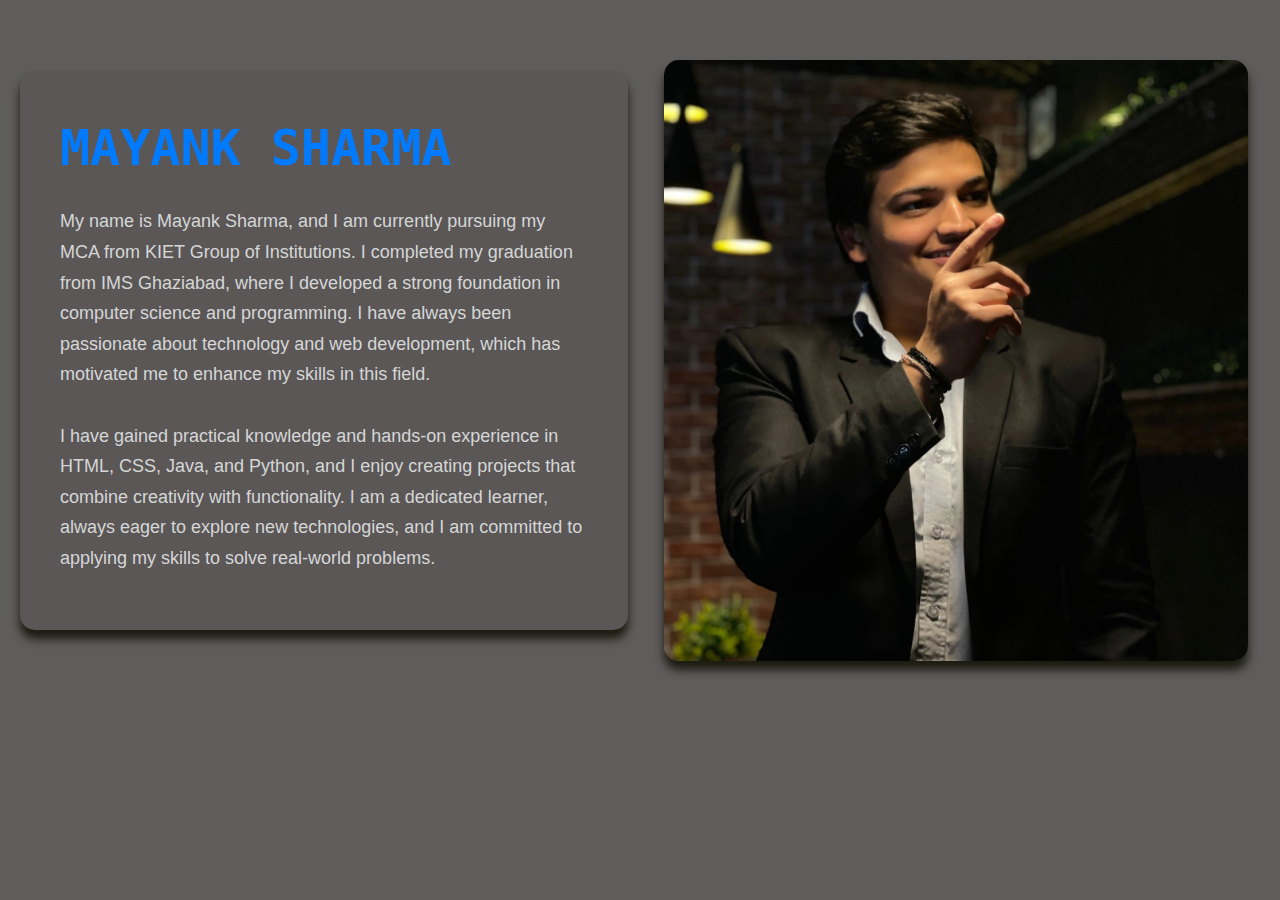
<file: templates/about.html>
<!DOCTYPE html>
<html lang="en">
<head>
    <meta charset="UTF-8">
    <meta name="viewport" content="width=device-width, initial-scale=1.0">
    <title>Mayank Sharma Introduction</title>
    <link href="https://cdn.jsdelivr.net/npm/bootstrap@5.0.2/dist/css/bootstrap.min.css" rel="stylesheet">
    <style>
        body {
            background-color: #5f5c5c;
            color: #000000;
            font-family: 'Segoe UI', Tahoma, Geneva, Verdana, sans-serif;
        }

        section {
            padding: 60px 20px;
        }

        .container-fluid {
            background-color: #5b5757;
            padding: 40px;
            border-radius: 15px;
            box-shadow: 0px 9px 10px rgba(27, 27, 16, 1.15);
            margin-bottom: 20px;
        }

        .container-fluid span {
            font-size: 50px;
            font-family: monospace;
            font-weight: 700;
            color: #007bff;
        }

        .container-fluid p {
            font-size: 18px;
            line-height: 1.7;
            margin-top: 20px;
            color: #d5d6d6;
        }

        .container img {
            max-width: 100%;
            border-radius: 15px;
            box-shadow: 0px 9px 10px rgba(27, 27, 16, 1.15);
        }

        @media (max-width: 768px) {
            .container-fluid span {
                font-size: 36px;
            }

            .container-fluid p {
                font-size: 16px;
            }

            section {
                padding: 40px 10px;
            }
        }
    </style>
</head>
<body>
    <section>
        <div class="row align-items-center">
            <div class="col-md-6">
                <div class="container-fluid">
                    <span>
                        MAYANK SHARMA
                    </span>
                    <p>
                        My name is Mayank Sharma, and I am currently pursuing my MCA from KIET Group of Institutions. I completed my graduation from IMS Ghaziabad, where I developed a strong foundation in computer science and programming. I have always been passionate about technology and web development, which has motivated me to enhance my skills in this field.
                        <br><br>
                        I have gained practical knowledge and hands-on experience in HTML, CSS, Java, and Python, and I enjoy creating projects that combine creativity with functionality. I am a dedicated learner, always eager to explore new technologies, and I am committed to applying my skills to solve real-world problems.
                    </p>
                </div>
            </div>
            <div class="col-md-6 text-center">
                <div class="container">
                    <img src="/static/images/mayank.jpg" alt="Mayank Sharma">
                </div>
            </div>
        </div>
    </section>
    <script src="https://cdn.jsdelivr.net/npm/bootstrap@5.0.2/dist/js/bootstrap.bundle.min.js"></script>
</body>
</html>
</file>
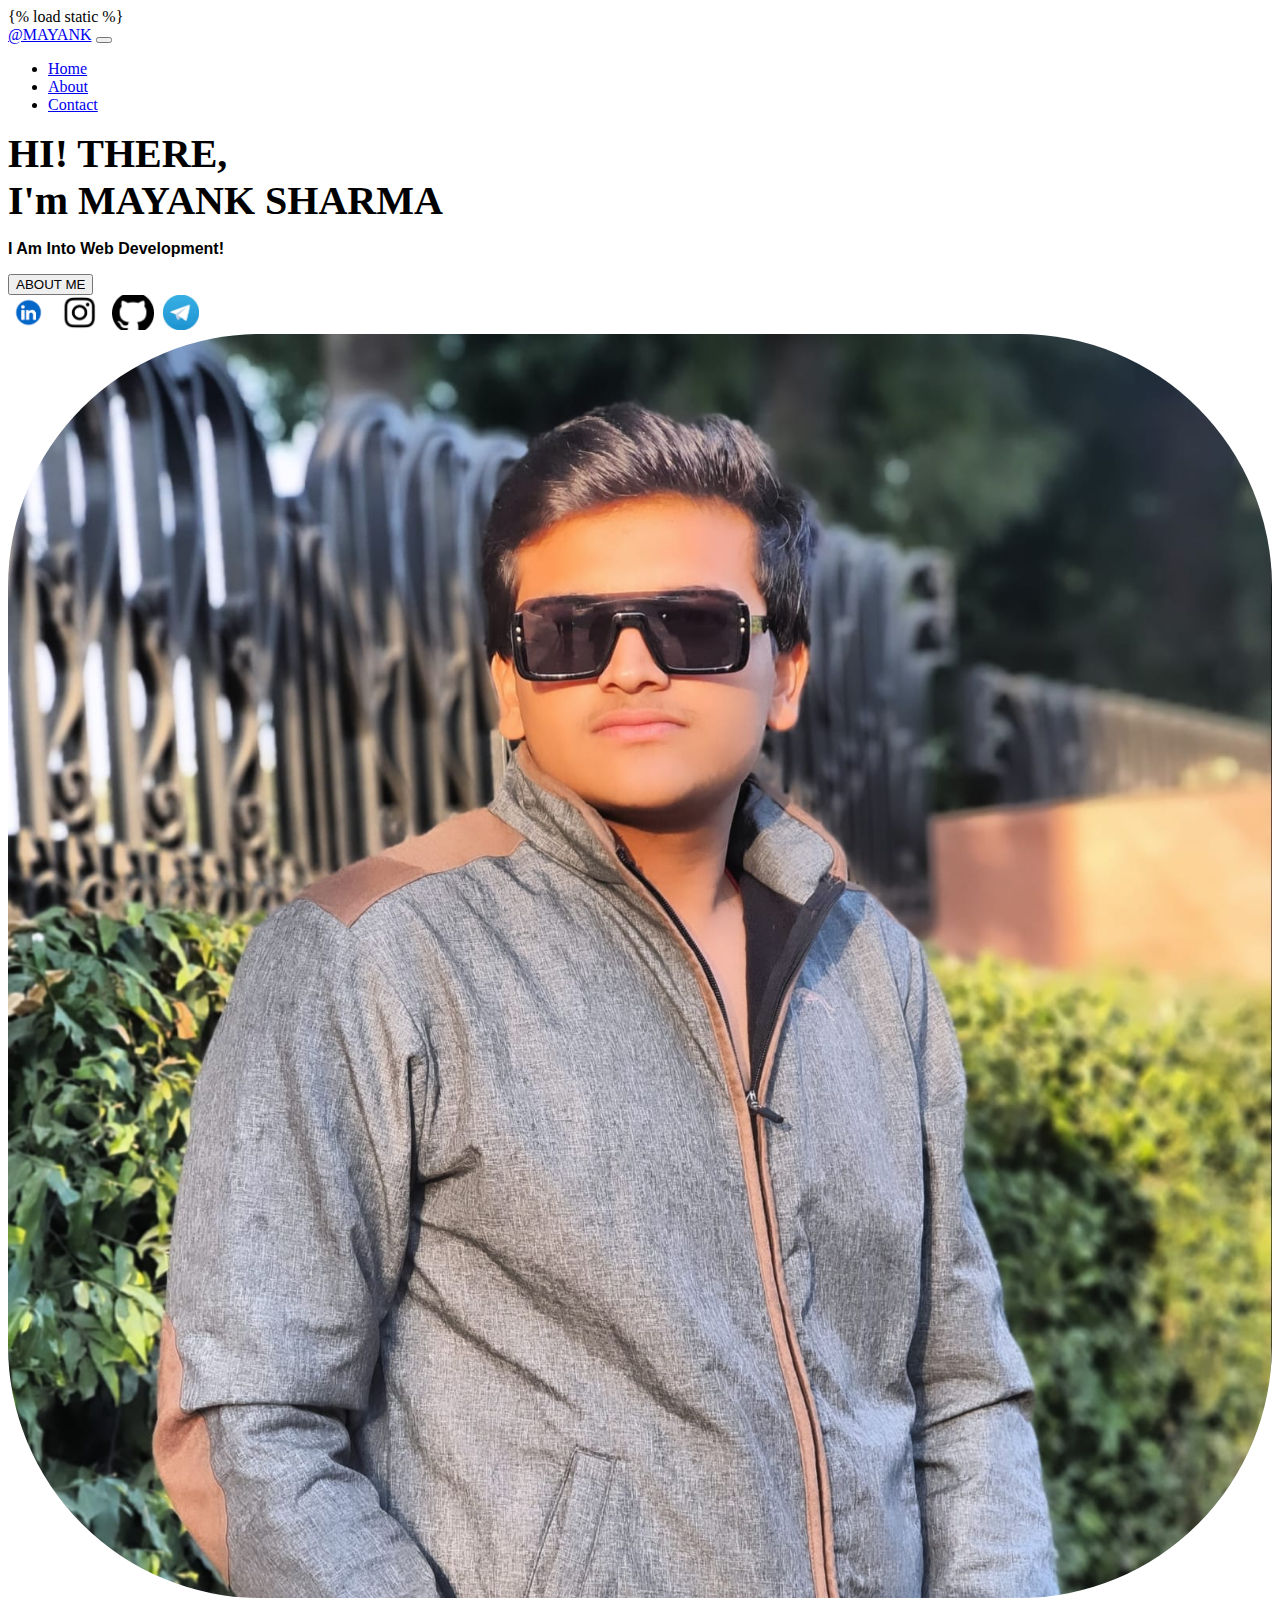
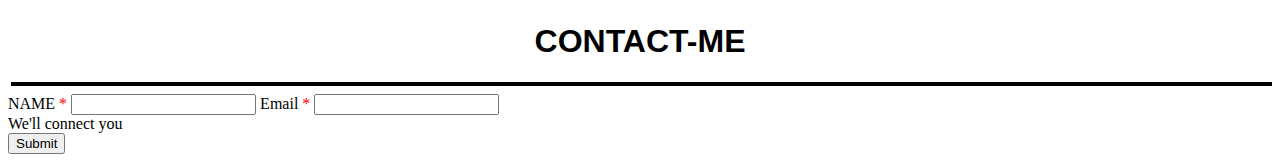
<file: templates/intro.html>
<!DOCTYPE html>
<html lang="en">
{% load static %}
<head>
  <meta charset="UTF-8">
  <meta name="viewport" content="width=device-width, initial-scale=1.0">
  <title>
    
    MY PORTFOLIO</title>
    <link rel="icon" type="image/x-icon" href="/static/images/image4.jpg">
        <link href="https://cdn.jsdelivr.net/npm/bootstrap@5.1.3/dist/css/bootstrap.min.css" rel="stylesheet" integrity="sha384-1BmE4kWBq78iYhFldvKuhfTAU6auU8tT94WrHftjDbrCEXSU1oBoqyl2QvZ6jIW3" crossorigin="anonymous">
  <style>
    body {
      font-family: cursive;
    }
    .intro-text {
      font-weight: bold;
      font-size: 2.5rem;
    }
    .intro-subtext {
      font-weight: bold;
      font-family: 'Franklin Gothic Medium', 'Arial Narrow', Arial, sans-serif;
    }
    .profile-img {
      max-width: 100%;
      height: auto;
      border-radius: 20%;
    }
    .social-icons img {
      height: 35px;
      margin-right: 5px;
    }
    
    @media (max-width: 768px) {
      .intro-text {
        font-size: 1.8rem;
        text-align: center;
      }
      .intro-subtext {
        text-align: center;
      }
      .btn-about {
        display: block;
        margin: 0 auto;
      }
      .social-icons {
        text-align: center;
      }
    }
  </style>
</head>
<body>
  <!-- Navbar -->
  <nav class="navbar navbar-expand-lg navbar-light bg-light fw-bold">
    <div class="container-fluid">
      <a class="navbar-brand" href="#">@MAYANK</a>
      <button class="navbar-toggler" type="button" data-bs-toggle="collapse" data-bs-target="#navbarText">
        <span class="navbar-toggler-icon"></span>
      </button>
      <div class="collapse navbar-collapse justify-content-end" id="navbarText">
        <ul class="navbar-nav">
          <li class="nav-item"><a class="nav-link active" href="#">Home</a></li>
          <li class="nav-item"><a class="nav-link active" href="#">About</a></li>
          <li class="nav-item"><a class="nav-link active" href="tel:+918448610521">Contact</a></li>
        </ul>
      </div>
    </div>
  </nav>

  <!-- Intro Section -->
  <section class="container py-5">
    <div class="row align-items-center">
      <!-- Text -->
      <div class="col-md-6 mb-4 mb-md-0 text-center text-md-start">
        <div class="intro-text">
          HI! THERE,<br>
          I'm MAYANK <span class="text-warning">SHARMA</span>
        </div>
        <p class="intro-subtext mt-3">
          I Am Into <span class="text-danger">Web Development!</span>
        </p>
       <a href="/abou"> <button class="btn btn-primary btn-about rounded-pill fw-bold mt-3">ABOUT ME</button></a>
        <div class="social-icons mt-4">
          <a href="https://www.linkedin.com/in/mayanksharma869?utm_source=share&utm_campaign=share_via&utm_content=profile&utm_medium=android_app "><img src="/static/images/linkedin.png" alt="LinkedIn" class="imglinked"></a>
          <a href="#" ><img src="/static/images/insta.png" alt="Instagram" ></a>
          <a href="https://github.com/Mayank844861"><img src="/static/images/git.png" alt="GitHub"></a>
          <a href="t.me/Manku_1028"><img src="/static/images/tele.jpeg" alt="Telegram"></a> 
        </div>
      </div>

      <!-- Image -->
      <div class="col-md-6 text-center">
        <img src="/static/images/image4.jpg" alt="Profile" class="profile-img img-fluid">
      </div>
    </div>
  </section>



  <!-- form section -->

  <section>
    <div class="container">
      <div >
        <h1 style="font-family:Verdana, Geneva, Tahoma, sans-serif;text-align:center ">
          CONTACT-ME
          
        </h1><div  style="padding-left: 3px;">
           <hr style="border: 2px solid rgb(0, 0, 0);">
              </div>

              <form>
  <div class="mb-3">
    <label for="Name" class="form-label">NAME
      <span style="color: red;">*</span>
    </label>
    <input type="email" class="form-control" id="exampleInputEmail1" aria-describedby="emailHelp">
    <label for="exampleInputEmail1" class="form-label">Email
      <span style="color: red;">*</span>
    </label>
    <input type="email" class="form-control" id="exampleInputEmail1" aria-describedby="emailHelp">
    <div id="emailHelp" class="form-text"></div>We'll connect you
  </div>
  
  
  <button type="submit" class="btn btn-primary">Submit</button>
</form>
      </div>
    </div>
  </section>
  <script src="https://cdn.jsdelivr.net/npm/bootstrap@5.0.2/dist/js/bootstrap.bundle.min.js"></script>
</body>
</html>
</file>
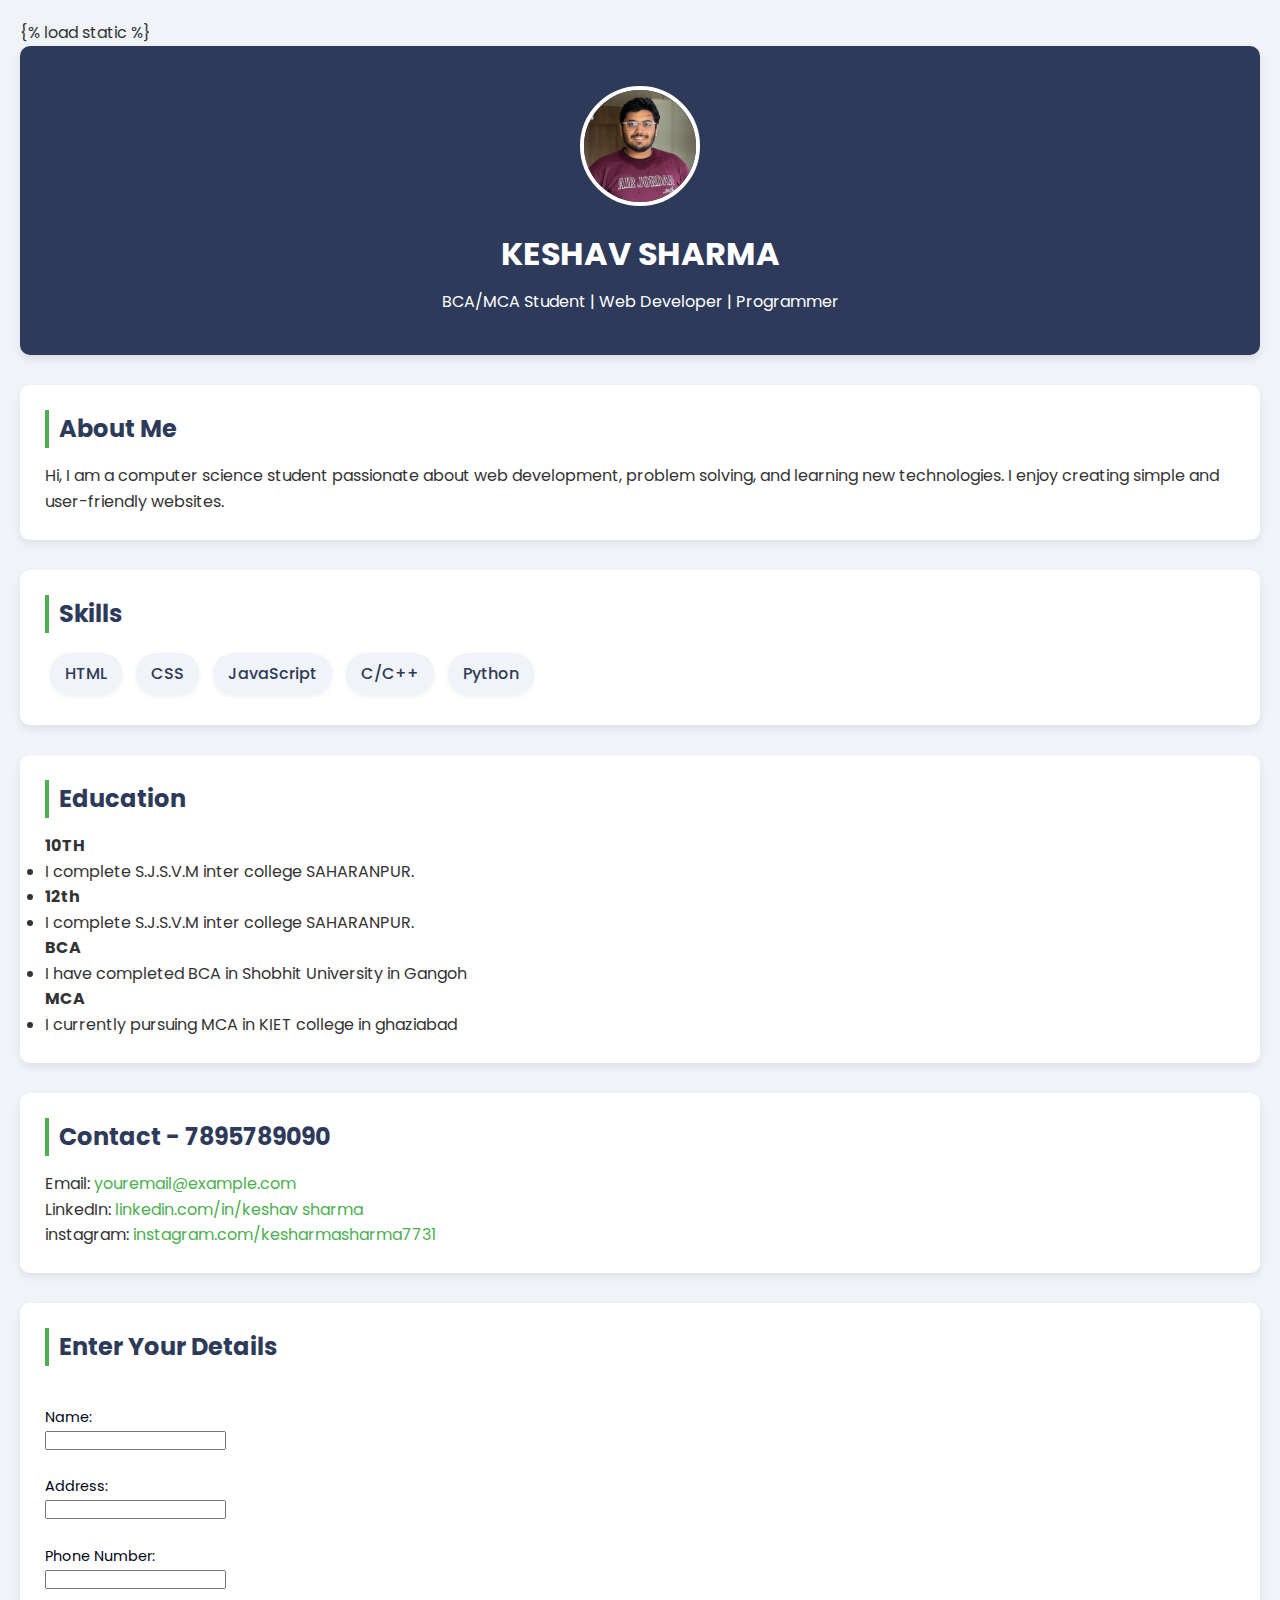
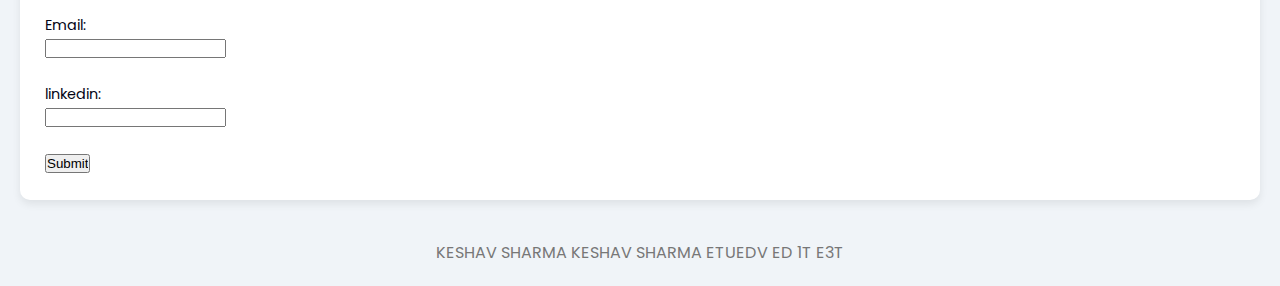
<file: templates/keshavindex.html>
<!DOCTYPE html>
<html lang="en">
  {% load static %}
<head>
  <meta charset="UTF-8">
  <meta name="viewport" content="width=device-width, initial-scale=1.0">
  <title>My Portfolio</title>
  <link rel="stylesheet" href="/static/css/keshavstyle.css">
</head>
<body>
  <header>
    <img src="/static/images/keshavphoto.jpeg" alt="My Photo">
    <h1>KESHAV SHARMA</h1>
    <p>BCA/MCA Student | Web Developer | Programmer</p>
  </header>

  <section class="about">
    <h2>About Me</h2>
    <p>
      Hi, I am a computer science student passionate about web development, 
      problem solving, and learning new technologies. I enjoy creating simple 
      and user-friendly websites.
    </p>
  </section>

  <section class="skills">
    <h2>Skills</h2>
    <ul>
      <li>HTML</li>
      <li>CSS</li>
      <li>JavaScript</li>
      <li>C/C++</li>
      <li>Python</li>
    </ul>
  </section>
  <section class="Education">
    <h2>Education</h2>
    <ul>
        <H4>10TH</H4>

<li>I complete S.J.S.V.M inter college SAHARANPUR.</li>
<li>
<h4>12th</h4>

<li>I complete S.J.S.V.M inter college SAHARANPUR.</li>
<h4>BCA</h4>

<li>I have completed  BCA in Shobhit University in Gangoh</li>
<h4>MCA</h4>

    <li>I currently pursuing MCA in KIET college in ghaziabad
</li>
    </ul>
  </section>


  <section class="contact">
    <h2>Contact - 7895789090</h2>
    <p>Email: <a href="keshavsharma789578@gmail.com">youremail@example.com</a></p>
    <p>LinkedIn: <a href="https://www.linkedin.com/in/keshav-sharma-28472231b?utm_source=share&utm_campaign=share_via&utm_content=profile&utm_medium=android_app">linkedin.com/in/keshav sharma</a></p>
    <p>instagram: <a href="https://www.instagram.com/keshavsharma7731?igsh=MXZreGticTR6cXh3MQ==">instagram.com/kesharmasharma7731</a></p>
  </section>
<section>
  <h2>Enter Your Details</h2>
    <form action="display.html" method="get" target="displayFrame">
        <label for="name">Name:</label><br>
        <input type="text" id="name" name="name"><br><br>

        <label for="address">Address:</label><br>
        <input type="text" id="address" name="address"><br><br>

        <label for="number">Phone Number:</label><br>
        <input type="text" id="number" name="number"><br><br>

        <label for="Email">Email:</label><br>
        <input type="text" id="Email" name="Email"><br><br> 

        <label for="linkedin">linkedin:</label><br>
        <input type="text" id="linkedin" name="linkedin"><br><br>

        <input type="submit" value="Submit">
    </form>
</section>

  <footer>
    <p>KESHAV SHARMA KESHAV SHARMA ETUEDV ED 1T E3T</p>
  </footer>

</body>
</html>
</file>
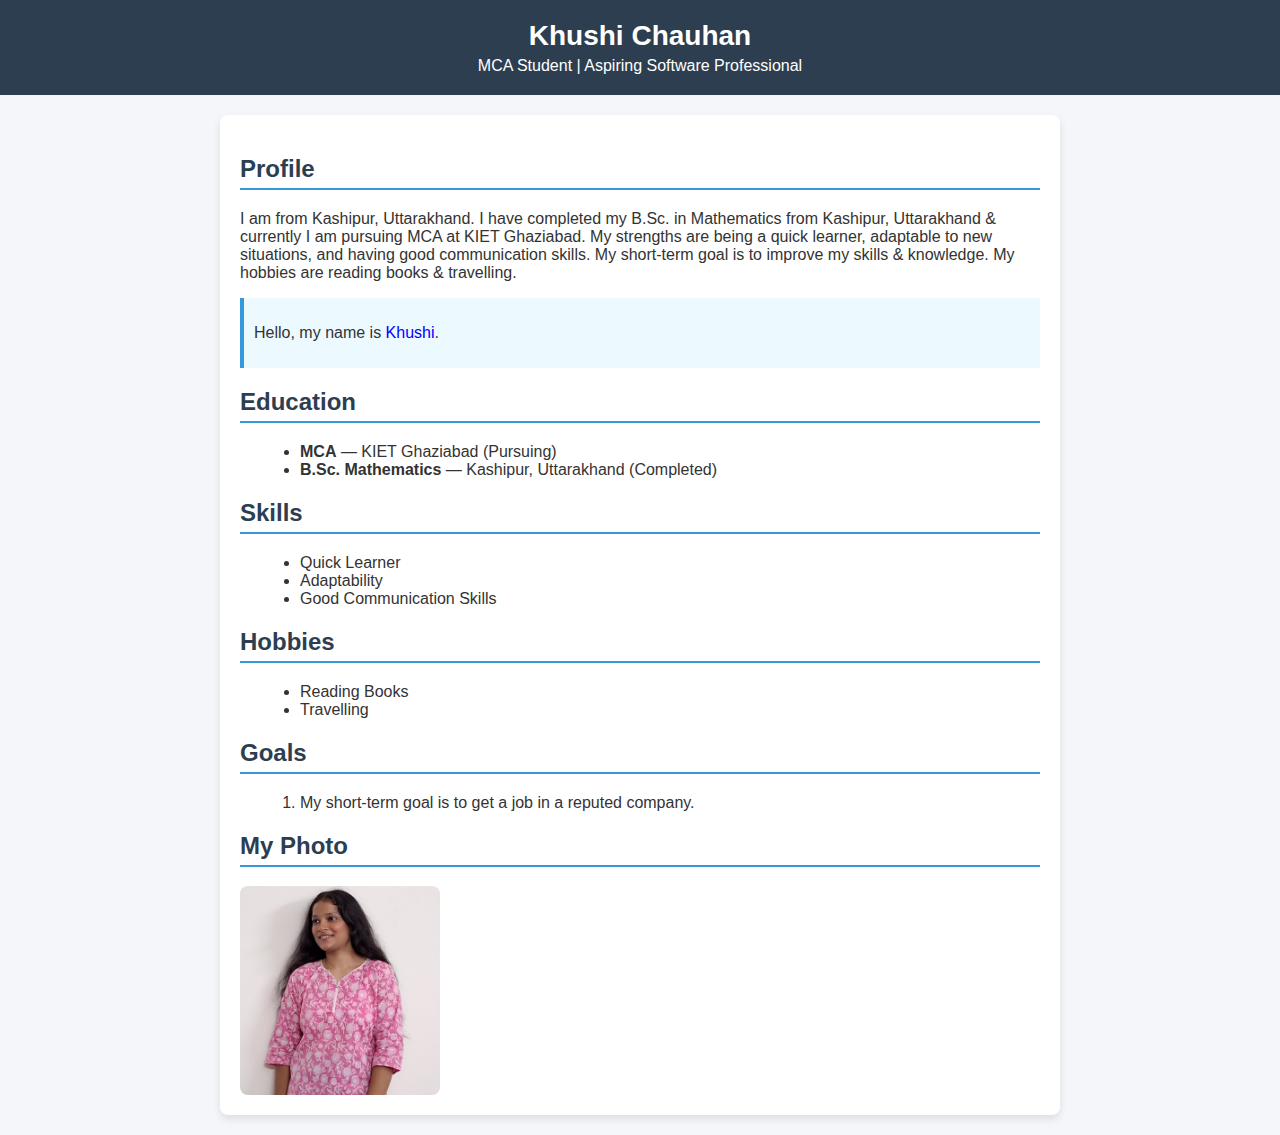
<file: templates/khushiprofile.html>
<!DOCTYPE html>
<html lang="en">
<head>
  <meta charset="UTF-8">
  <meta name="viewport" content="width=device-width, initial-scale=1.0">
  <title>Khushi Chauhan - Profile</title>
  <style>
    body {
      font-family: Arial, sans-serif;
      margin: 0;
      padding: 0;
      background: #f4f6f9;
      color: #333;
    }
    header {
      background: #2c3e50;
      color: #fff;
      text-align: center;
      padding: 20px;
    }
    header h1 {
      margin: 0;
      font-size: 28px;
    }
    header p {
      margin: 5px 0 0;
      font-size: 16px;
    }
    main {
      max-width: 800px;
      margin: 20px auto;
      background: #fff;
      padding: 20px;
      border-radius: 8px;
      box-shadow: 0 4px 8px rgba(0,0,0,0.1);
    }
    h2 {
      color: #2c3e50;
      border-bottom: 2px solid #3498db;
      padding-bottom: 5px;
      margin-top: 20px;
    }
    .intro {
      background: #ecf9ff;
      padding: 10px;
      border-left: 4px solid #3498db;
      margin-bottom: 15px;
    }
    ul, ol {
      margin-left: 20px;
    }
    img {
      margin-top: 10px;
      border-radius: 8px;
      display: block;
    }
  </style>
</head>
<body>
  <header>
    <h1>Khushi Chauhan</h1>
    <p>MCA Student | Aspiring Software Professional</p>
  </header>

  <main>
    <section>
      <h2>Profile</h2>
      <p>
        I am from Kashipur, Uttarakhand.  
        I have completed my B.Sc. in Mathematics from Kashipur, Uttarakhand & currently I am pursuing MCA at KIET Ghaziabad.  
        My strengths are being a quick learner, adaptable to new situations, and having good communication skills.  
        My short-term goal is to improve my skills & knowledge.  
        My hobbies are reading books & travelling.
      </p>
      <div class="intro">
        <p>Hello, my name is <span style="color:blue;">Khushi</span>.</p>
      </div>
    </section>

    <section>
      <h2>Education</h2>
      <ul>
        <li><strong>MCA</strong> — KIET Ghaziabad (Pursuing)</li>
        <li><strong>B.Sc. Mathematics</strong> — Kashipur, Uttarakhand (Completed)</li>
      </ul>
    </section>

    <section>
      <h2>Skills</h2>
      <ul>
        <li>Quick Learner</li>
        <li>Adaptability</li>
        <li>Good Communication Skills</li>
      </ul>
    </section>

    <section>
      <h2>Hobbies</h2>
      <ul>
        <li>Reading Books</li>
        <li>Travelling</li>
      </ul>
    </section>

    <section>
      <h2>Goals</h2>
      <ol>
        <li>My short-term goal is to get a job in a reputed company.</li>
      </ol>
    </section>

    <section>
      <h2>My Photo</h2>
      <img src="/static/images/khushi.jpg" alt="My photo" width="200">
    </section>
  </main>
</body>
</html>
</file>
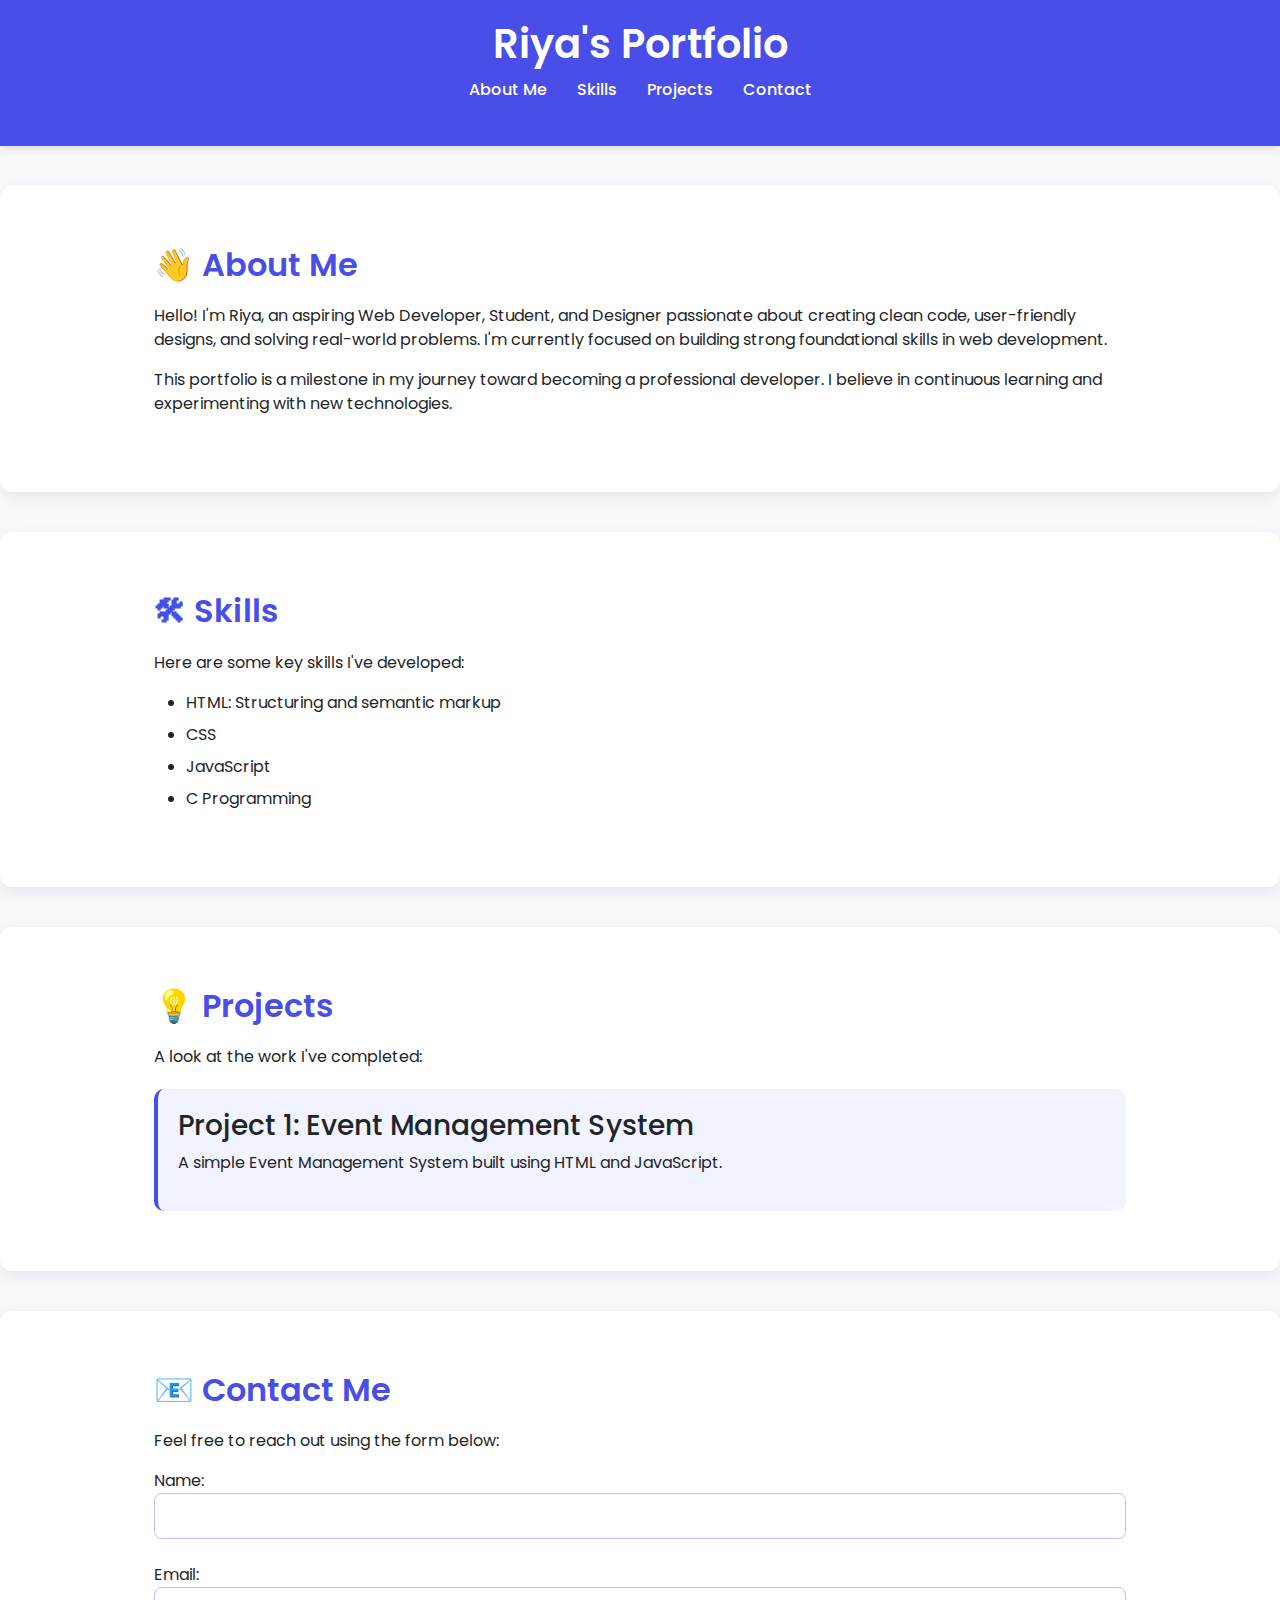
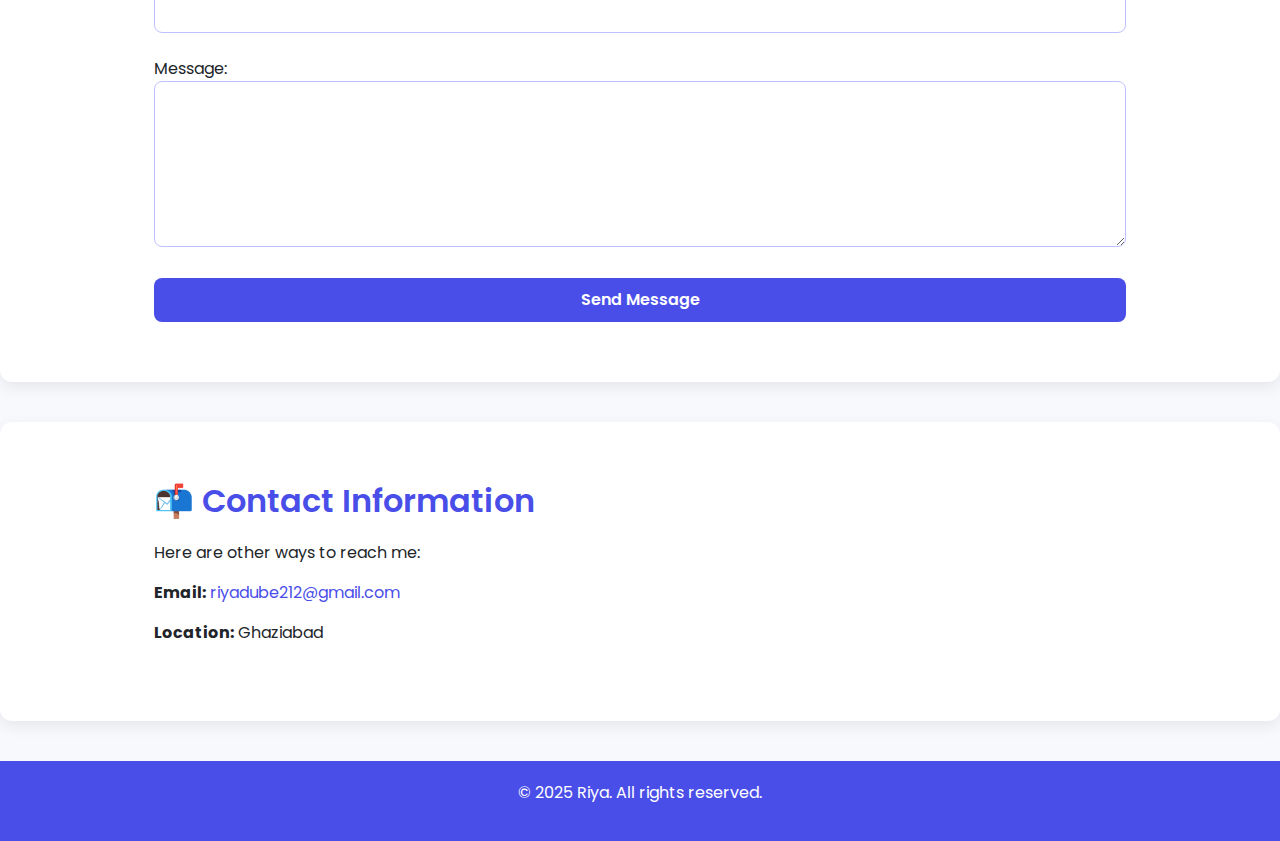
<file: templates/riyaindex.html>
<!DOCTYPE html>
<html lang="en">
<head>
    <meta charset="UTF-8">
    <meta name="viewport" content="width=device-width, initial-scale=1.0">
    <title>Riya's Portfolio</title>

    <!-- Google Fonts -->
    <link href="https://fonts.googleapis.com/css2?family=Poppins:wght@300;400;500;600&display=swap" rel="stylesheet">

    <!-- Bootstrap -->
    <link href="https://cdn.jsdelivr.net/npm/bootstrap@5.3.3/dist/css/bootstrap.min.css" rel="stylesheet">

    <style>
        body {
            font-family: 'Poppins', sans-serif;
            background: #f7f9fc;
            margin: 0;
            padding: 0;
        }

        header {
            background: #4a4ee8;
            color: #fff;
            padding: 20px 0;
            text-align: center;
            box-shadow: 0 3px 8px rgba(0,0,0,0.1);
        }

        header h1 {
            font-weight: 600;
            margin-bottom: 10px;
        }

        nav ul {
            list-style: none;
            padding: 0;
            display: flex;
            justify-content: center;
            gap: 30px;
        }

        nav a {
            color: #fff;
            text-decoration: none;
            font-weight: 500;
            transition: 0.3s;
        }

        nav a:hover {
            text-decoration: underline;
        }

        section {
            padding: 60px 12%;
            background: #fff;
            margin: 40px auto;
            border-radius: 12px;
            box-shadow: 0 5px 15px rgba(0,0,0,0.08);
        }

        h2 {
            color: #4a4ee8;
            font-weight: 600;
            margin-bottom: 20px;
        }

        ul li {
            margin-bottom: 8px;
        }

        article {
            background: #f1f3ff;
            padding: 20px;
            border-radius: 10px;
            margin-top: 20px;
            border-left: 4px solid #4a4ee8;
        }

        form input, form textarea {
            width: 100%;
            border-radius: 8px;
            border: 1px solid #bfc0ff;
            padding: 10px;
            font-size: 16px;
        }

        form input[type="submit"] {
            background: #4a4ee8;
            color: #fff;
            border: none;
            cursor: pointer;
            transition: 0.3s;
            font-weight: 600;
        }

        form input[type="submit"]:hover {
            background: #3135d0;
        }

        footer {
            text-align: center;
            padding: 20px;
            background: #4a4ee8;
            color: #fff;
            margin-top: 40px;
        }

        address a {
            color: #4a4ee8;
            text-decoration: none;
        }

        address a:hover {
            text-decoration: underline;
        }
    </style>
</head>
<body>

    <header>
        <h1>Riya's Portfolio</h1>
        <nav>
            <ul>
                <li><a href="#about">About Me</a></li>
                <li><a href="#skills">Skills</a></li>
                <li><a href="#projects">Projects</a></li>
                <li><a href="#contact">Contact</a></li>
            </ul>
        </nav>
    </header>

    <main>

        <section id="about">
            <h2>👋 About Me</h2>
            <p>Hello! I'm Riya, an aspiring Web Developer, Student, and Designer passionate about creating clean code, user-friendly designs, and solving real-world problems. I'm currently focused on building strong foundational skills in web development.</p>
            <p>This portfolio is a milestone in my journey toward becoming a professional developer. I believe in continuous learning and experimenting with new technologies.</p>
        </section>

        <section id="skills">
            <h2>🛠 Skills</h2>
            <p>Here are some key skills I've developed:</p>
            <ul>
                <li>HTML: Structuring and semantic markup</li>
                <li>CSS</li>
                <li>JavaScript</li>
                <li>C Programming</li>
            </ul>
        </section>

        <section id="projects">
            <h2>💡 Projects</h2>
            <p>A look at the work I've completed:</p>

            <article>
                <h3>Project 1: Event Management System</h3>
                <p>A simple Event Management System built using HTML and JavaScript.</p>
            </article>
        </section>

        <section id="contact">
            <h2>📧 Contact Me</h2>
            <p>Feel free to reach out using the form below:</p>

            <form action="#" method="POST">
                <label for="name">Name:</label>
                <input type="text" id="name" name="visitor_name" required>

                <br><br>

                <label for="email">Email:</label>
                <input type="email" id="email" name="visitor_email" required>

                <br><br>

                <label for="message">Message:</label>
                <textarea id="message" name="visitor_message" rows="6" required></textarea>

                <br><br>

                <input type="submit" value="Send Message">
            </form>
        </section>

        <section id="contact-info">
            <h2>📬 Contact Information</h2>
            <p>Here are other ways to reach me:</p>

            <address>
                <p><strong>Email:</strong> <a href="mailto:riyadube212@gmail.com">riyadube212@gmail.com</a></p>
                <p><strong>Location:</strong> Ghaziabad</p>
            </address>
        </section>

    </main>

    <footer>
        <p>&copy; 2025 Riya. All rights reserved.</p>
    </footer>

</body>
</html>
</file>
<file: static/css/keshavstyle.css>
@import url('https://fonts.googleapis.com/css2?family=Poppins:wght@400;600&display=swap');

* {
  margin: 0;
  padding: 0;
  box-sizing: border-box;
}

body {
  font-family: 'Poppins', sans-serif;
  background-color: #f0f4f8;
  color: #333333;
  line-height: 1.6;
  padding: 20px;
}

header {
  background-color: #2e3a59;
  color: #ffffff;
  text-align: center;
  padding: 40px 20px;
  border-radius: 10px;
  box-shadow: 0 4px 8px rgba(0, 0, 0, 0.1);
}

header img {
  width: 120px;
  height: 120px;
  object-fit: cover;
  border-radius: 50%;
  margin-bottom: 15px;
  border: 4px solid #ffffff;
}

h1 {
  font-size: 2rem;
  margin-bottom: 10px;
}

p {
  font-size: 1rem;
}

section {
  background-color: #ffffff;
  margin-top: 30px;
  padding: 25px;
  border-radius: 10px;
  box-shadow: 0 4px 8px rgba(0, 0, 0, 0.08);
}

section h2 {
  margin-bottom: 15px;
  color: #2e3a59;
  border-left: 4px solid #4caf50;
  padding-left: 10px;
}

.skills ul {
  list-style-type: none;
  padding-left: 0;
}

.skills li {
  background-color: #f0f4f8;
  display: inline-block;
  padding: 8px 15px;
  margin: 5px;
  border-radius: 20px;
  color: #2e3a59;
  font-weight: 500;
  box-shadow: 0 2px 5px rgba(0, 0, 0, 0.05);
}

a {
  color: #4caf50;
  text-decoration: none;
  transition: color 0.3s ease;
}

a:hover {
  color: #388e3c;
  text-decoration: underline;
}

footer {
  text-align: center;
  margin-top: 40px;
  font-size: 0.9rem;
  color: #777777;
}

form {
  margin-top: 40px;
  font-size: 0.9rem;
  color: rgb(3, 4, 21);
}
</file>
